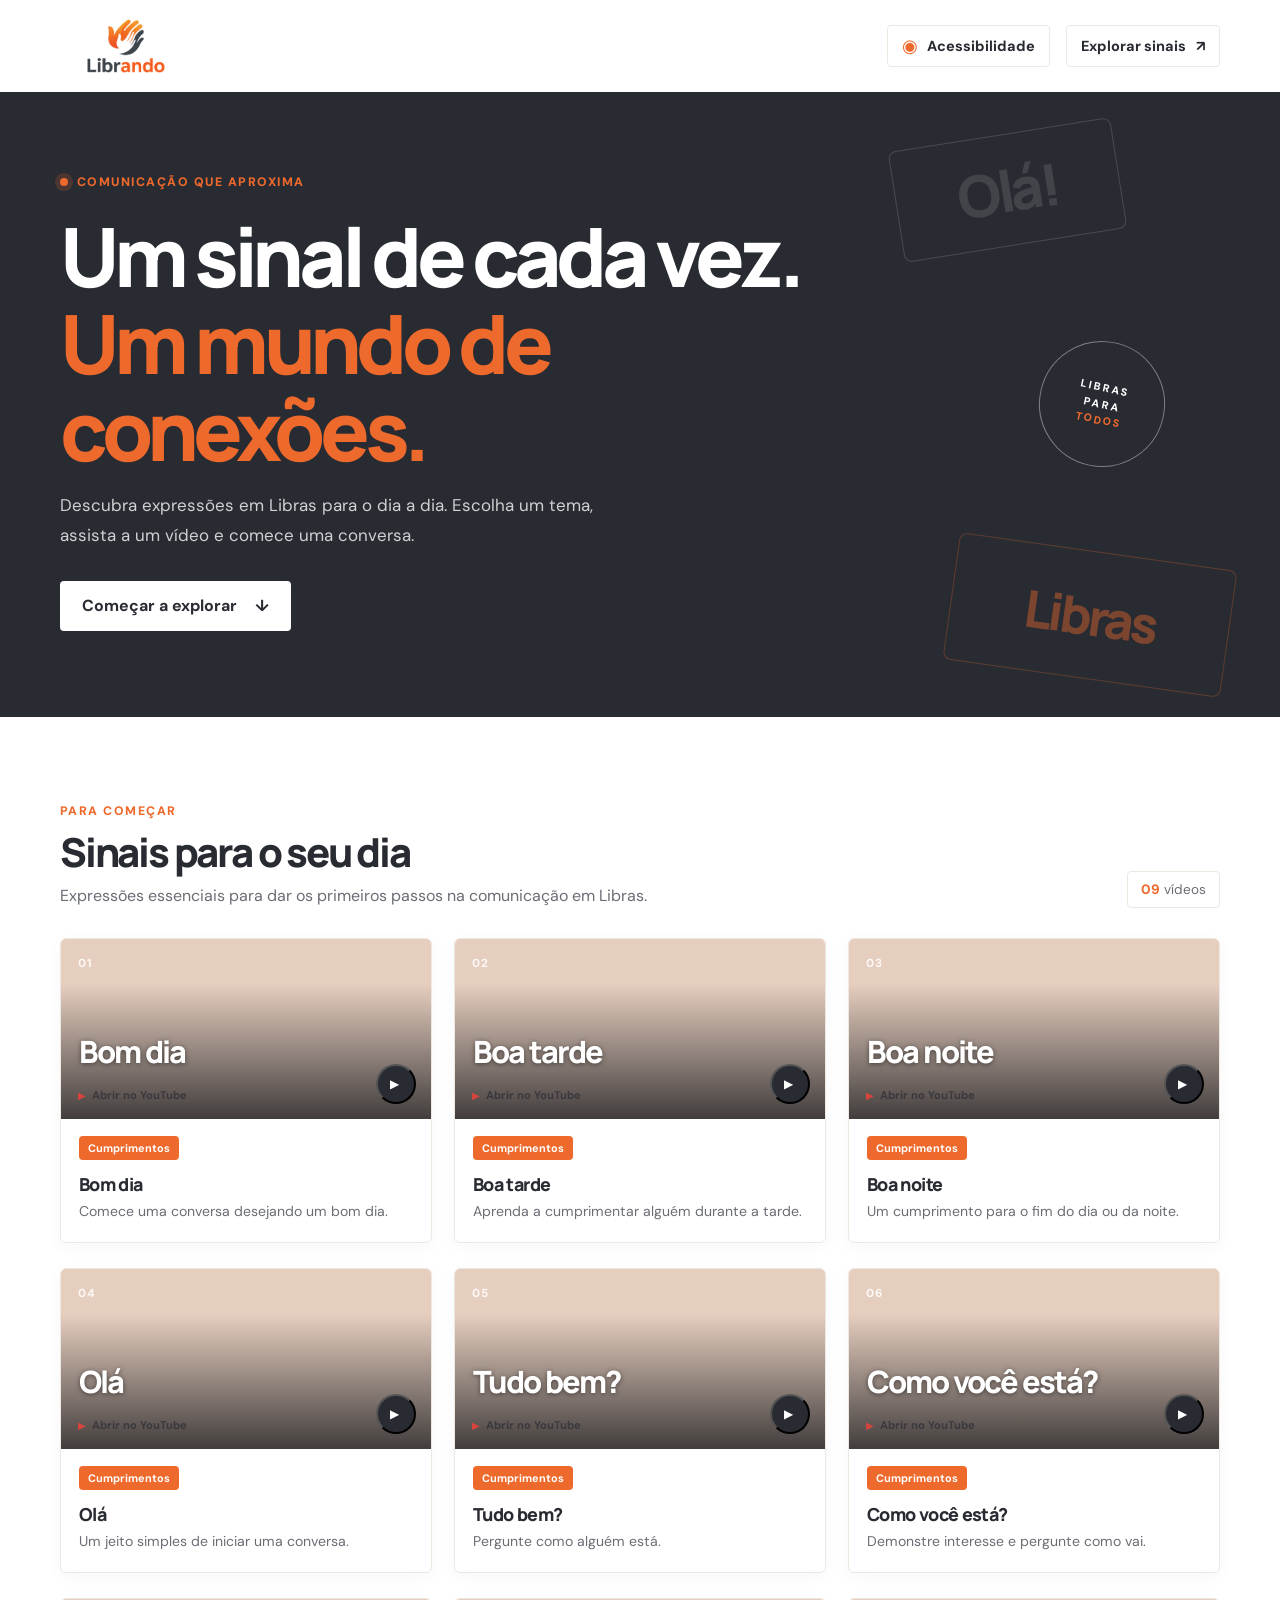
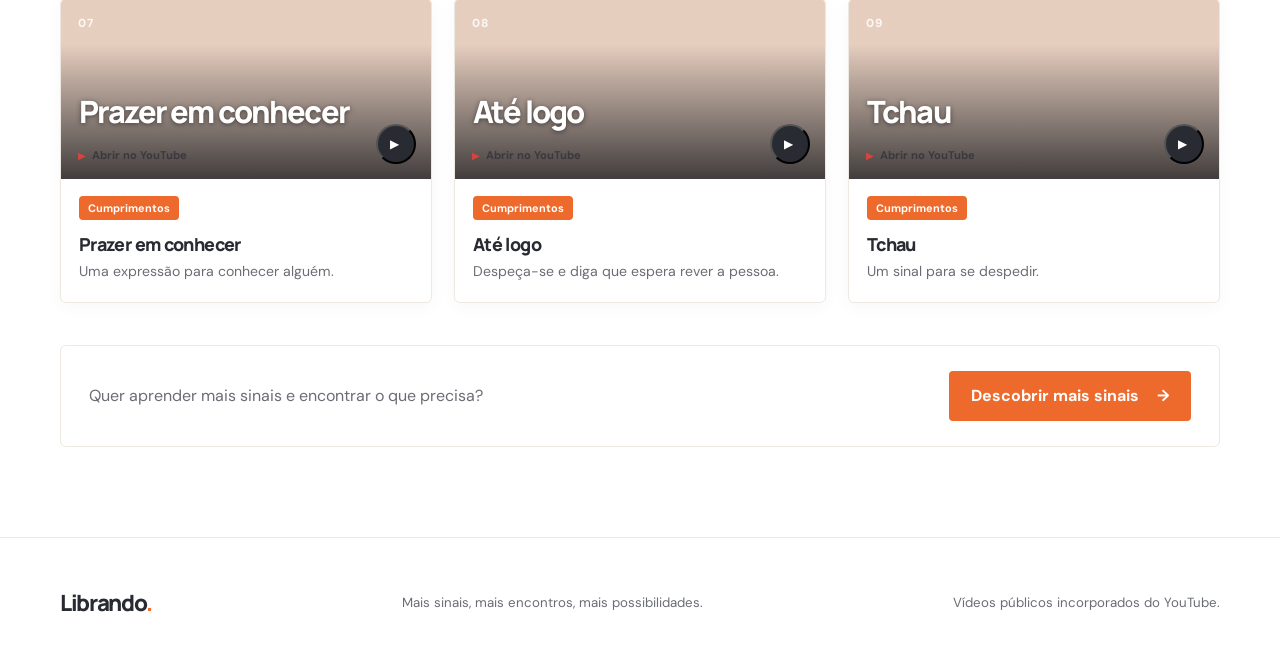
<file: index.html>
<!DOCTYPE html>
<html lang="pt-BR">
<head>
  <meta charset="UTF-8">
  <meta name="viewport" content="width=device-width, initial-scale=1">
  <meta name="description" content="Aprenda expressões em Libras com vídeos selecionados para situações do dia a dia.">
  <meta name="theme-color" content="#ffffff">
  <link rel="preconnect" href="https://fonts.googleapis.com">
  <link rel="preconnect" href="https://fonts.gstatic.com" crossorigin>
  <link href="https://fonts.googleapis.com/css2?family=DM+Sans:wght@400;500;600;700&family=Manrope:wght@500;600;700;800&display=swap" rel="stylesheet">
  <link rel="stylesheet" href="assets/css/librando.css?v=14">
  <script src="assets/js/accessibility.js?v=3" defer></script>
  <script src="assets/js/videos.js?v=5" defer></script>
  <title>Librando — um sinal de cada vez</title>
</head>
<body>
  <a class="skip-link" href="#conteudo">Pular para o conteúdo</a>
  <!-- Cabeçalho compartilhado com identidade, navegação e recursos de acessibilidade. -->
  <header class="site-header">
    <nav class="nav-wrap" aria-label="Navegação principal">
      <a class="brand" href="index.html" aria-label="Librando — página inicial">
        <img src="assets/images/librando-logo.png?v=2" alt="Librando">
      </a>
      <div class="nav-actions">
        <div class="accessibility-menu">
          <button class="accessibility-trigger" type="button" data-accessibility-toggle aria-expanded="false" aria-controls="accessibility-panel">
            <span aria-hidden="true">◉</span> Acessibilidade
          </button>
          <div class="accessibility-panel" id="accessibility-panel" role="group" aria-label="Opções de acessibilidade" hidden>
            <p class="accessibility-panel-title">Ajustes de leitura</p>
            <div class="font-controls" role="group" aria-label="Tamanho da fonte">
              <button class="font-button" type="button" data-font-action="decrease" aria-label="Diminuir tamanho da fonte" title="Diminuir fonte">A−</button>
              <output data-font-scale aria-live="polite">100%</output>
              <button class="font-button" type="button" data-font-action="increase" aria-label="Aumentar tamanho da fonte" title="Aumentar fonte">A+</button>
              <button class="font-button font-reset" type="button" data-font-action="reset" aria-label="Restaurar tamanho padrão da fonte" title="Restaurar fonte">Padrão</button>
            </div>
            <button class="theme-button" type="button" data-theme-toggle aria-label="Ativar modo escuro" aria-pressed="false">
              <span class="theme-icon" aria-hidden="true">◐</span>
              <span class="theme-label">Modo escuro</span>
            </button>
          </div>
          <span class="sr-only" data-accessibility-status aria-live="polite" aria-atomic="true"></span>
        </div>
        <a class="nav-link" href="pages/videos.html">Explorar sinais <span aria-hidden="true">↗</span></a>
      </div>
    </nav>
  </header>

  <!-- Apresentação da proposta e acesso rápido à primeira coleção de sinais. -->
  <main id="conteudo">
    <section class="hero">
      <div class="hero-inner">
        <span class="eyebrow"><span class="eyebrow-dot" aria-hidden="true"></span> Comunicação que aproxima</span>
        <h1>Um sinal de cada vez.<br><span>Um mundo de conexões.</span></h1>
        <p>Descubra expressões em Libras para o dia a dia. Escolha um tema, assista a um vídeo e comece uma conversa.</p>
        <a class="button button-light" href="#sinais">Começar a explorar <span aria-hidden="true">↓</span></a>
        <div class="hero-decoration hero-decoration-one" aria-hidden="true">Olá!</div>
        <div class="hero-decoration hero-decoration-two" aria-hidden="true">Libras</div>
      </div>
      <div class="hero-stamp" aria-hidden="true"><span>LIBRAS</span><span>PARA</span><span>TODOS</span></div>
    </section>

    <section class="section video-section" id="sinais" aria-labelledby="featured-title">
      <div class="section-heading">
        <div>
          <span class="section-kicker">Para começar</span>
          <h2 id="featured-title">Sinais para o seu dia</h2>
          <p>Expressões essenciais para dar os primeiros passos na comunicação em Libras.</p>
        </div>
        <span class="video-count"><strong class="video-count-desktop">09</strong><strong class="video-count-mobile">03</strong> vídeos</span>
      </div>
      <div class="video-grid" id="featured-videos" aria-live="polite"></div>
      <div class="section-cta">
        <p>Quer aprender mais sinais e encontrar o que precisa?</p>
        <a class="button button-primary" href="pages/videos.html">Descobrir mais sinais <span aria-hidden="true">→</span></a>
      </div>
    </section>
  </main>

  <!-- Rodapé enxuto, sem integrações ou contatos de terceiros. -->
  <footer class="site-footer">
    <a class="footer-brand" href="index.html">Librando<span>.</span></a>
    <p>Mais sinais, mais encontros, mais possibilidades.</p>
    <span class="footer-note">Vídeos públicos incorporados do YouTube.</span>
  </footer>
</body>
</html>
</file>
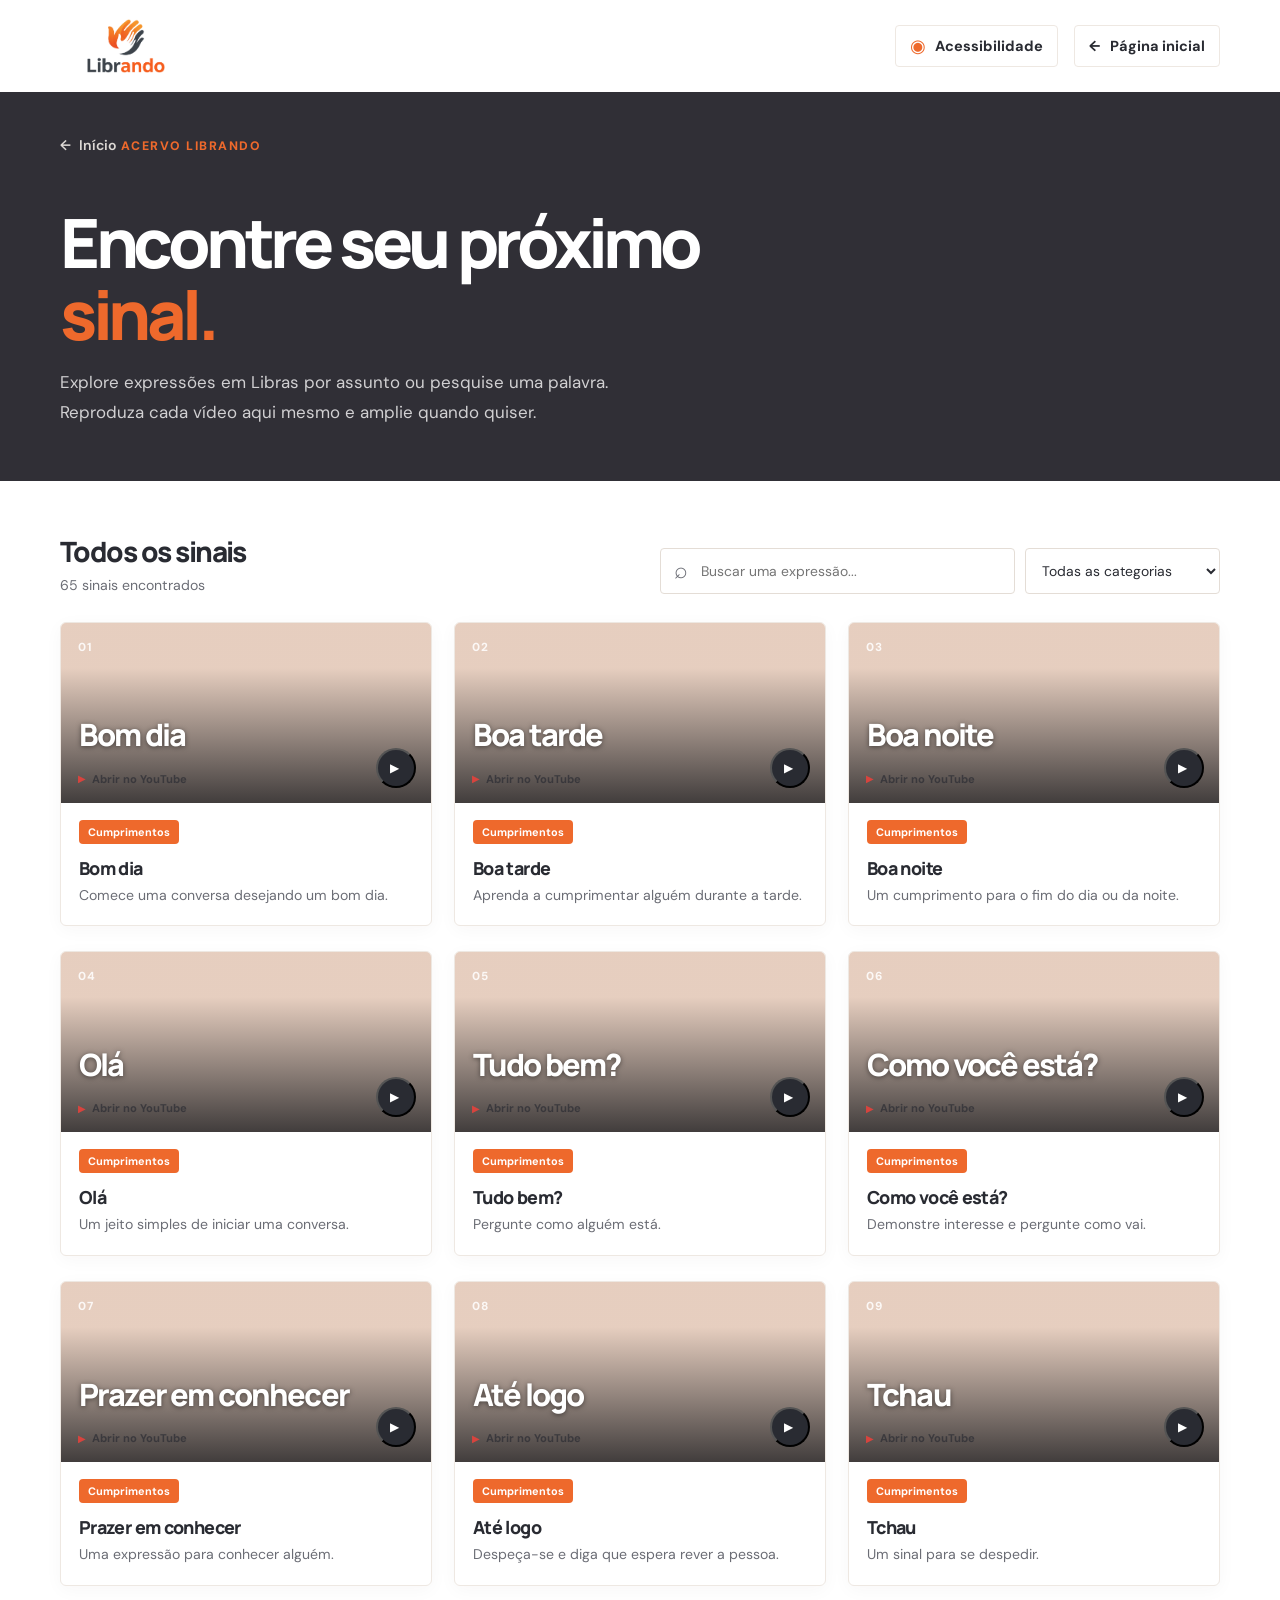
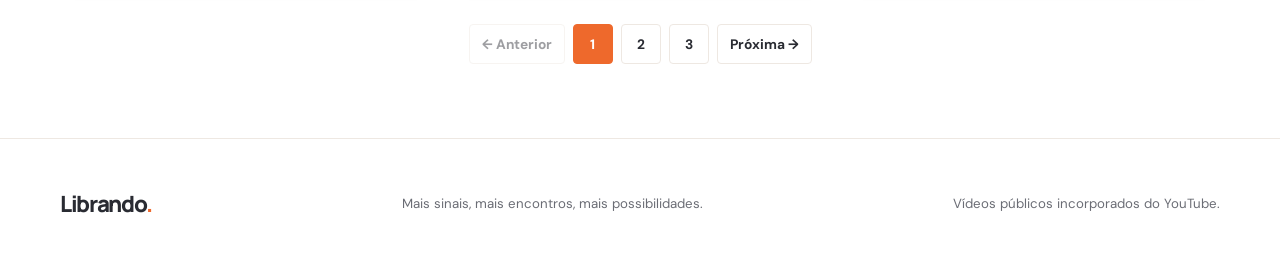
<file: pages/videos.html>
<!DOCTYPE html>
<html lang="pt-BR">
<head>
  <meta charset="UTF-8">
  <meta name="viewport" content="width=device-width, initial-scale=1">
  <meta name="description" content="Explore e reproduza vídeos de Libras por tema, com sinais para se comunicar no dia a dia.">
  <meta name="theme-color" content="#ffffff">
  <link rel="preconnect" href="https://fonts.googleapis.com">
  <link rel="preconnect" href="https://fonts.gstatic.com" crossorigin>
  <link href="https://fonts.googleapis.com/css2?family=DM+Sans:wght@400;500;600;700&family=Manrope:wght@500;600;700;800&display=swap" rel="stylesheet">
  <link rel="stylesheet" href="../assets/css/librando.css?v=14">
  <script src="../assets/js/accessibility.js?v=3" defer></script>
  <script src="../assets/js/videos.js?v=5" defer></script>
  <title>Explorar sinais — Librando</title>
</head>
<body>
  <a class="skip-link" href="#conteudo">Pular para o conteúdo</a>
  <!-- Cabeçalho mantém navegação e acessibilidade consistentes entre páginas. -->
  <header class="site-header">
    <nav class="nav-wrap" aria-label="Navegação principal">
      <a class="brand" href="../index.html" aria-label="Librando — página inicial">
        <img src="../assets/images/librando-logo.png?v=2" alt="Librando">
      </a>
      <div class="nav-actions">
        <div class="accessibility-menu">
          <button class="accessibility-trigger" type="button" data-accessibility-toggle aria-expanded="false" aria-controls="accessibility-panel">
            <span aria-hidden="true">◉</span> Acessibilidade
          </button>
          <div class="accessibility-panel" id="accessibility-panel" role="group" aria-label="Opções de acessibilidade" hidden>
            <p class="accessibility-panel-title">Ajustes de leitura</p>
            <div class="font-controls" role="group" aria-label="Tamanho da fonte">
              <button class="font-button" type="button" data-font-action="decrease" aria-label="Diminuir tamanho da fonte" title="Diminuir fonte">A−</button>
              <output data-font-scale aria-live="polite">100%</output>
              <button class="font-button" type="button" data-font-action="increase" aria-label="Aumentar tamanho da fonte" title="Aumentar fonte">A+</button>
              <button class="font-button font-reset" type="button" data-font-action="reset" aria-label="Restaurar tamanho padrão da fonte" title="Restaurar fonte">Padrão</button>
            </div>
            <button class="theme-button" type="button" data-theme-toggle aria-label="Ativar modo escuro" aria-pressed="false">
              <span class="theme-icon" aria-hidden="true">◐</span>
              <span class="theme-label">Modo escuro</span>
            </button>
          </div>
          <span class="sr-only" data-accessibility-status aria-live="polite" aria-atomic="true"></span>
        </div>
        <a class="nav-link" href="../index.html"><span aria-hidden="true">←</span> Página inicial</a>
      </div>
    </nav>
  </header>

  <!-- Catálogo de sinais pesquisável, categorizado e paginado. -->
  <main id="conteudo" class="catalog-page">
    <section class="catalog-intro">
      <a class="back-link" href="../index.html"><span aria-hidden="true">←</span> Início</a>
      <span class="section-kicker">Acervo Librando</span>
      <h1>Encontre seu próximo <span>sinal.</span></h1>
      <p>Explore expressões em Libras por assunto ou pesquise uma palavra. Reproduza cada vídeo aqui mesmo e amplie quando quiser.</p>
    </section>

    <section class="section catalog-section" aria-labelledby="catalog-title">
      <div class="catalog-toolbar">
        <div>
          <h2 id="catalog-title">Todos os sinais</h2>
          <p id="results-summary" class="results-summary" aria-live="polite"></p>
        </div>
        <div class="filters">
          <label class="search-field">
            <span class="sr-only">Buscar sinal</span>
            <span class="search-icon" aria-hidden="true">⌕</span>
            <input id="video-search" type="search" placeholder="Buscar uma expressão..." autocomplete="off">
          </label>
          <label class="select-field">
            <span class="sr-only">Filtrar por categoria</span>
            <select id="category-filter">
              <option value="all">Todas as categorias</option>
              <option value="cumprimentos">Cumprimentos</option>
              <option value="cortesia">Cortesia</option>
              <option value="conversa">Conversação</option>
              <option value="cotidiano">Cotidiano</option>
              <option value="emocoes">Emoções</option>
              <option value="tecnologia">Tecnologia</option>
              <option value="saude">Saúde</option>
              <option value="educacao">Educação</option>
              <option value="alimentacao">Alimentação</option>
              <option value="transporte">Transporte</option>
              <option value="trabalho">Trabalho</option>
            </select>
          </label>
        </div>
      </div>
      <div class="video-grid" id="all-videos" aria-live="polite"></div>
      <nav class="pagination" id="pagination" aria-label="Paginação dos vídeos"></nav>
      <p class="empty-state" id="empty-state" hidden>Nenhum sinal encontrado. Tente outra palavra ou categoria.</p>
    </section>
  </main>

  <!-- O mesmo rodapé leve usado na página inicial. -->
  <footer class="site-footer">
    <a class="footer-brand" href="../index.html">Librando<span>.</span></a>
    <p>Mais sinais, mais encontros, mais possibilidades.</p>
    <span class="footer-note">Vídeos públicos incorporados do YouTube.</span>
  </footer>
</body>
</html>
</file>
<file: assets/css/librando.css>
:root {
  color-scheme: light;
  --font-scale: 1;
  --ink: #292b32;
  --muted: #6b6d75;
  --paper: #ffffff;
  --surface: #ffffff;
  --line: #eee8e2;
  --input-surface: #ffffff;
  --orange: #ee692c;
  --orange-dark: var(--orange);
  --charcoal: #292b32;
  --hero-background: var(--charcoal);
  --shadow: 0 14px 40px rgba(44, 35, 29, .08);
  font-family: "DM Sans", sans-serif;
  font-size: calc(100% * var(--font-scale));
  font-synthesis: none;
  text-rendering: optimizeLegibility;
}

/* Centralized colors keep the light and dark themes consistent across pages. */
:root[data-theme="dark"] {
  color-scheme: dark;
  --ink: #f2eee9;
  --muted: #b9b4ad;
  --paper: #202329;
  --surface: #292d34;
  --line: #41464f;
  --input-surface: #292d34;
  --orange: #ee692c;
  --orange-dark: var(--orange);
  --charcoal: #292b32;
  --hero-background: var(--paper);
  --shadow: 0 14px 40px rgba(0, 0, 0, .25);
}

* {
  box-sizing: border-box;
}

html {
  scroll-behavior: smooth;
}

body {
  margin: 0;
  background: var(--paper);
  color: var(--ink);
}

button,
input,
select {
  font: inherit;
}

a {
  color: inherit;
}

/* Keyboard focus remains visible in both color themes. */
a:focus-visible,
button:focus-visible,
input:focus-visible,
select:focus-visible {
  outline: 3px solid var(--orange-dark);
  outline-offset: 3px;
}

/* Shared shell and accessible navigation controls. */
.skip-link {
  position: absolute;
  z-index: 10;
  top: 10px;
  left: 10px;
  padding: 10px 14px;
  transform: translateY(-150%);
  border-radius: 4px;
  background: var(--surface);
  color: var(--ink);
}

.skip-link:focus {
  transform: translateY(0);
}

.site-header {
  position: sticky;
  top: 0;
  z-index: 20;
  background: var(--paper);
}

.nav-wrap {
  display: flex;
  width: min(1160px, calc(100% - 48px));
  min-height: 92px;
  align-items: center;
  justify-content: space-between;
  gap: 22px;
  margin: 0 auto;
}

.brand {
  display: inline-flex;
  width: 8.25rem;
  height: 5.25rem;
  align-items: center;
  justify-content: center;
  flex: 0 0 auto;
  padding: .9375rem;
  background: var(--paper);
}

.brand img {
  display: block;
  width: 100%;
  height: 100%;
  object-fit: contain;
}

.nav-actions {
  display: inline-flex;
  align-items: center;
  gap: 8px;
}

.nav-actions {
  flex-wrap: wrap;
  justify-content: flex-end;
  gap: 16px;
}

.accessibility-menu {
  position: relative;
}

.accessibility-trigger {
  display: inline-flex;
  min-height: 42px;
  align-items: center;
  gap: 9px;
  padding: 0 14px;
  border: 1px solid var(--line);
  border-radius: 4px;
  background: var(--surface);
  color: var(--ink);
  cursor: pointer;
  font-size: .91rem;
  font-weight: 700;
}

.accessibility-trigger:hover,
.accessibility-trigger[aria-expanded="true"] {
  border-color: var(--orange);
}

.accessibility-trigger > span {
  color: var(--orange);
  font-size: 1.15rem;
}

.accessibility-panel {
  position: absolute;
  z-index: 5;
  top: calc(100% + 8px);
  right: 0;
  display: grid;
  width: min(280px, calc(100vw - 32px));
  gap: 12px;
  padding: 16px;
  border: 1px solid var(--line);
  border-radius: 4px;
  background: var(--surface);
  box-shadow: var(--shadow);
}

.accessibility-panel[hidden] {
  display: none;
}

.accessibility-panel-title {
  margin: 0;
  color: var(--muted);
  font-size: .78rem;
  font-weight: 700;
  letter-spacing: .06em;
  text-transform: uppercase;
}

.font-controls {
  display: flex;
  align-items: center;
  gap: 8px;
}

.font-button,
.theme-button {
  display: inline-flex;
  min-width: 38px;
  min-height: 38px;
  align-items: center;
  justify-content: center;
  gap: 8px;
  padding: 0 9px;
  border: 1px solid var(--line);
  border-radius: 3px;
  background: var(--paper);
  color: var(--ink);
  cursor: pointer;
  font-size: .85rem;
  font-weight: 700;
}

.font-button:hover,
.theme-button:hover {
  border-color: var(--orange);
}

.font-controls output {
  min-width: 42px;
  color: var(--muted);
  font-size: .82rem;
  text-align: center;
}

.font-controls .font-reset {
  margin-left: auto;
  font-size: .75rem;
}

.theme-button {
  width: 100%;
  justify-content: flex-start;
  padding: 0 10px;
}

.theme-icon {
  color: var(--orange-dark);
  font-size: 1.1rem;
}

.nav-link {
  display: inline-flex;
  min-height: 42px;
  align-items: center;
  gap: 10px;
  padding: 0 14px;
  border: 1px solid var(--line);
  border-radius: 4px;
  color: var(--ink);
  font-size: .91rem;
  font-weight: 700;
  text-decoration: none;
  transition: border-color .2s ease, color .2s ease, transform .2s ease;
}

.nav-link:hover {
  transform: translateY(-2px);
  border-color: var(--orange);
  color: var(--orange-dark);
}

/* Hero and content sections. */
.hero {
  position: relative;
  display: flex;
  min-height: 480px;
  align-items: center;
  overflow: hidden;
  background: var(--hero-background);
  color: #fff;
}

.hero-inner {
  position: relative;
  z-index: 1;
  width: min(1160px, calc(100% - 48px));
  margin: 0 auto;
  padding: 78px 0 86px;
}

.eyebrow,
.section-kicker {
  display: inline-flex;
  align-items: center;
  gap: 9px;
  color: var(--orange);
  font-size: .77rem;
  font-weight: 800;
  letter-spacing: .12em;
  text-transform: uppercase;
}

.eyebrow {
  color: var(--orange);
}

.eyebrow-dot {
  width: 8px;
  height: 8px;
  border-radius: 50%;
  background: var(--orange);
  box-shadow: 0 0 0 5px rgba(238, 105, 44, .18);
}

.hero h1,
.catalog-intro h1 {
  max-width: 750px;
  margin: 22px 0 18px;
  font-family: Manrope, sans-serif;
  font-size: clamp(2.65rem, 6.4vw, 5.15rem);
  font-weight: 800;
  letter-spacing: -.065em;
  line-height: 1.06;
}

.hero h1 span {
  color: var(--orange);
}

.hero-inner > p,
.catalog-intro > p {
  max-width: 550px;
  margin: 0;
  color: #d1d0d2;
  font-size: 1.06rem;
  line-height: 1.75;
}

.button {
  display: inline-flex;
  min-height: 50px;
  align-items: center;
  justify-content: center;
  gap: 18px;
  padding: 0 22px;
  border: 0;
  border-radius: 4px;
  font-weight: 700;
  text-decoration: none;
  transition: transform .2s ease, background-color .2s ease, box-shadow .2s ease;
}

.button:hover {
  transform: translateY(-2px);
}

.button-light {
  margin-top: 30px;
  background: #fff;
  color: #292b32;
}

.button-light:hover {
  box-shadow: 0 8px 22px rgba(255, 255, 255, .14);
}

.button-primary {
  background: var(--orange);
  color: #fff;
}

.button-primary:hover {
  background: var(--orange-dark);
  box-shadow: 0 8px 20px rgba(238, 105, 44, .2);
}

.hero-decoration {
  position: absolute;
  display: grid;
  place-items: center;
  border: 1px solid rgba(255, 255, 255, .15);
  border-radius: 8px;
  color: rgba(255, 255, 255, .12);
  font-family: Manrope, sans-serif;
  font-weight: 800;
  letter-spacing: -.07em;
  transform: rotate(-9deg);
  user-select: none;
}

.hero-decoration-one {
  top: 42px;
  right: 100px;
  width: 225px;
  height: 112px;
  font-size: 3.6rem;
}

.hero-decoration-two {
  right: -10px;
  bottom: 38px;
  width: 280px;
  height: 128px;
  border-color: rgba(238, 105, 44, .28);
  color: rgba(238, 105, 44, .42);
  font-size: 3.2rem;
  transform: rotate(8deg);
}

.hero-stamp {
  position: absolute;
  top: 50%;
  right: max(9%, calc((100% - 1160px) / 2));
  display: grid;
  width: 126px;
  height: 126px;
  align-content: center;
  justify-items: center;
  border: 1px solid rgba(255, 255, 255, .4);
  border-radius: 50%;
  color: white;
  font-size: .67rem;
  font-weight: 800;
  letter-spacing: .19em;
  line-height: 1.55;
  transform: translateY(-50%) rotate(12deg);
}

.hero-stamp span:last-child {
  color: var(--orange);
}

.section {
  width: min(1160px, calc(100% - 48px));
  margin: 0 auto;
}

.video-section {
  padding-top: 82px;
  padding-bottom: 90px;
}

.section-heading {
  display: flex;
  align-items: end;
  justify-content: space-between;
  gap: 24px;
  margin-bottom: 30px;
}

.section-heading h2,
.catalog-toolbar h2 {
  margin: 9px 0 8px;
  font-family: Manrope, sans-serif;
  font-size: clamp(1.8rem, 4vw, 2.5rem);
  font-weight: 800;
  letter-spacing: -.055em;
  line-height: 1.15;
}

.section-heading p,
.section-cta p {
  margin: 0;
  color: var(--muted);
  line-height: 1.6;
}

.video-count {
  flex: 0 0 auto;
  padding: 9px 13px;
  border: 1px solid var(--line);
  border-radius: 4px;
  color: var(--muted);
  font-size: .85rem;
}

.video-count-mobile {
  display: none;
}

.video-count strong {
  color: var(--orange-dark);
}

.video-grid {
  display: grid;
  grid-template-columns: repeat(3, minmax(0, 1fr));
  gap: 25px 22px;
}

/* Video cards use restrained corners; the round play control remains a visual cue. */
.video-card {
  min-width: 0;
  overflow: hidden;
  border: 1px solid var(--line);
  border-radius: 6px;
  background: var(--surface);
  box-shadow: 0 4px 18px rgba(44, 35, 29, .035);
  transition: transform .22s ease, box-shadow .22s ease;
}

.video-card:hover {
  transform: translateY(-4px);
  box-shadow: var(--shadow);
}

.video-modal-open {
  overflow: hidden;
}

.video-modal-backdrop {
  position: fixed;
  z-index: 21;
  inset: 0;
  background: rgba(0, 0, 0, .78);
}

.video-modal-backdrop[hidden] {
  display: none;
}

.video-card--expanded,
.video-card--expanded:hover {
  position: fixed;
  z-index: 22;
  top: 50%;
  left: 50%;
  width: min(960px, calc(100vw - 32px));
  max-height: calc(100vh - 32px);
  overflow-y: auto;
  transform: translate(-50%, -50%);
  box-shadow: 0 18px 70px rgba(0, 0, 0, .4);
}

.video-cover {
  position: relative;
  display: flex;
  width: 100%;
  min-height: 180px;
  align-items: center;
  justify-content: center;
  overflow: hidden;
  padding: 30px;
  isolation: isolate;
  border: 0;
  color: var(--ink);
  cursor: default;
  font: inherit;
  text-align: center;
}

.video-cover[hidden] {
  display: none;
}

.video-cover::before {
  position: absolute;
  z-index: 1;
  inset: 0;
  background: linear-gradient(180deg, rgba(12, 14, 18, .1) 25%, rgba(12, 14, 18, .78) 100%);
  content: "";
}

.video-poster {
  position: absolute;
  z-index: 0;
  inset: 0;
  width: 100%;
  height: 100%;
  object-fit: cover;
}

.cover-number,
.cover-word,
.play-button,
.youtube-label {
  z-index: 3;
}

.cover-cumprimentos { background: #ffe4d3; }
.cover-cortesia { background: #f7e7d9; }
.cover-conversa { background: #e6e9f8; }
.cover-cotidiano { background: #e4eee3; }
.cover-emocoes { background: #f5e4eb; }
.cover-tecnologia { background: #e2edf5; }
.cover-saude { background: #e3f0ee; }
.cover-educacao { background: #f1eafa; }
.cover-alimentacao { background: #f8edda; }
.cover-transporte { background: #e6eaf0; }
.cover-trabalho { background: #e9e8e3; }

.cover-number {
  position: absolute;
  top: 16px;
  left: 17px;
  color: rgba(255, 255, 255, .85);
  font-size: .73rem;
  font-weight: 800;
  letter-spacing: .1em;
}

.cover-word {
  position: absolute;
  right: 18px;
  bottom: 51px;
  left: 18px;
  max-width: none;
  color: #fff;
  font-family: Manrope, sans-serif;
  font-size: clamp(1.45rem, 2.4vw, 2.05rem);
  font-weight: 800;
  letter-spacing: -.06em;
  line-height: 1.08;
  text-align: left;
  text-shadow: 0 1px 5px rgba(0, 0, 0, .5);
  pointer-events: none;
}

.video-preview-expand {
  position: absolute;
  z-index: 2;
  inset: 0;
  display: flex;
  width: 100%;
  align-items: flex-start;
  justify-content: flex-end;
  padding: 12px;
  border: 0;
  background: transparent;
  color: #fff;
  cursor: zoom-in;
  font: inherit;
  text-align: left;
}

.video-preview-expand span {
  padding: 7px 9px;
  border: 1px solid rgba(255, 255, 255, .65);
  border-radius: 3px;
  background: rgba(20, 22, 26, .76);
  font-size: .72rem;
  font-weight: 700;
  opacity: 0;
  transition: opacity .2s ease;
}

.video-cover:hover .video-preview-expand span,
.video-preview-expand:focus-visible span {
  opacity: 1;
}

.play-button {
  position: absolute;
  right: 15px;
  bottom: 15px;
  display: grid;
  width: 40px;
  height: 40px;
  place-items: center;
  padding-left: 3px;
  border-radius: 50%;
  background: var(--charcoal);
  color: white;
  cursor: pointer;
  font-size: .78rem;
  transition: background-color .2s ease, transform .2s ease;
}

.play-button {
  z-index: 4;
}

.video-cover:hover .play-button {
  transform: scale(1.08);
  background: var(--orange-dark);
}

.youtube-label {
  position: absolute;
  bottom: 17px;
  left: 17px;
  display: inline-flex;
  align-items: center;
  gap: 6px;
  color: rgba(41, 43, 50, .68);
  font-size: .7rem;
  font-weight: 700;
}

.youtube-label {
  z-index: 4;
}

.youtube-label a {
  display: inline-flex;
  align-items: center;
  gap: 6px;
  color: inherit;
  text-decoration: none;
}

.youtube-label a:hover {
  text-decoration: underline;
}

.youtube-label span {
  color: #d7443e;
  font-size: .65rem;
}

.video-player[hidden] {
  display: none;
}

.video-player-frame {
  position: relative;
  width: 100%;
  aspect-ratio: 16 / 9;
  min-height: 200px;
  overflow: hidden;
  background: #000;
}

.video-player-frame iframe {
  display: block;
  width: 100%;
  height: 100%;
  min-height: 200px;
  border: 0;
}

.video-frame-expand {
  position: absolute;
  z-index: 2;
  top: 10px;
  right: 10px;
  display: grid;
  width: 38px;
  height: 38px;
  place-items: center;
  border: 1px solid rgba(255, 255, 255, .65);
  border-radius: 3px;
  background: rgba(20, 22, 26, .78);
  color: #fff;
  cursor: zoom-in;
  font-size: 1.15rem;
}

.video-frame-expand:hover {
  background: var(--orange);
}

.video-player-controls {
  display: flex;
  flex-wrap: wrap;
  align-items: center;
  justify-content: flex-end;
  gap: 8px;
  padding: 10px 12px;
  border-top: 1px solid var(--line);
}

.video-source-link,
.video-expand-button,
.video-stop-button {
  display: inline-flex;
  min-height: 36px;
  align-items: center;
  justify-content: center;
  padding: 0 10px;
  border: 1px solid var(--line);
  border-radius: 3px;
  background: var(--surface);
  color: var(--ink);
  cursor: pointer;
  font: inherit;
  font-size: .78rem;
  font-weight: 700;
  text-decoration: none;
}

.video-source-link {
  margin-right: auto;
}

.video-source-link:hover,
.video-expand-button:hover,
.video-stop-button:hover {
  border-color: var(--orange);
}

.video-info {
  padding: 17px 18px 19px;
}

.category-tag {
  display: inline-block;
  padding: 5px 9px;
  border-radius: 4px;
  font-size: .68rem;
  font-weight: 700;
}

.tag-cumprimentos { background: var(--orange); color: #fff; }
.tag-cortesia { background: #f8eee4; color: #875628; }
.tag-conversa { background: #eef0ff; color: #4c5299; }
.tag-cotidiano { background: #edf5eb; color: #3d693b; }
.tag-emocoes { background: #f9edf2; color: #944965; }
.tag-tecnologia { background: #eaf2f8; color: #315d7b; }
.tag-saude { background: #eaf4f1; color: #356b5d; }
.tag-educacao { background: #f1ebf8; color: #684b88; }
.tag-alimentacao { background: #f8f0e2; color: #82622e; }
.tag-transporte { background: #eceff4; color: #4b5d78; }
.tag-trabalho { background: #efeee9; color: #5e5a4e; }

.video-info h3 {
  margin: 12px 0 5px;
  font-family: Manrope, sans-serif;
  font-size: 1.12rem;
  font-weight: 800;
  letter-spacing: -.035em;
}

.video-info p {
  margin: 0;
  color: var(--muted);
  font-size: .88rem;
  line-height: 1.55;
}

.section-cta {
  display: flex;
  align-items: center;
  justify-content: space-between;
  gap: 20px;
  margin-top: 42px;
  padding: 25px 28px;
  border: 1px solid var(--line);
  border-radius: 6px;
  background: var(--surface);
}

.section-cta .button {
  flex: 0 0 auto;
}

.site-footer {
  display: flex;
  min-height: 130px;
  align-items: center;
  justify-content: space-between;
  gap: 18px;
  padding: 28px max(24px, calc((100% - 1160px) / 2));
  border-top: 1px solid var(--line);
  background: var(--surface);
}

.footer-brand {
  font-family: Manrope, sans-serif;
  font-size: 1.4rem;
  font-weight: 800;
  letter-spacing: -.06em;
  text-decoration: none;
}

.footer-brand span {
  color: var(--orange);
}

.site-footer p,
.footer-note {
  margin: 0;
  color: var(--muted);
  font-size: .83rem;
}

.catalog-page {
  min-height: calc(100vh - 222px);
}

.catalog-intro {
  padding: 42px max(24px, calc((100% - 1160px) / 2)) 54px;
  background: #302f36;
  color: #fff;
}

.back-link {
  display: inline-flex;
  align-items: center;
  gap: 8px;
  margin-bottom: 36px;
  color: #ddd9d5;
  font-size: .88rem;
  font-weight: 600;
  text-decoration: none;
}

.back-link:hover {
  color: var(--orange);
}

.catalog-intro h1 {
  max-width: 800px;
  margin-top: 16px;
  font-size: clamp(2.5rem, 5.4vw, 4.25rem);
}

.catalog-intro h1 span {
  color: var(--orange);
}

.catalog-section {
  padding-top: 54px;
  padding-bottom: 74px;
}

.catalog-toolbar {
  display: flex;
  align-items: end;
  justify-content: space-between;
  gap: 25px;
  margin-bottom: 28px;
}

/* Search and category controls share the same compact form treatment. */
.catalog-toolbar h2 {
  margin-top: 0;
  font-size: 1.75rem;
}

.results-summary {
  margin: 0;
  color: var(--muted);
  font-size: .88rem;
}

.filters {
  display: flex;
  flex: 0 1 560px;
  justify-content: flex-end;
  gap: 10px;
}

.search-field,
.select-field {
  position: relative;
  display: flex;
  min-height: 46px;
  align-items: center;
}

.search-field {
  flex: 1 1 260px;
}

.search-field input,
.select-field select {
  width: 100%;
  height: 46px;
  border: 1px solid #e4ddd6;
  border-radius: 4px;
  background: var(--input-surface);
  color: var(--ink);
  font-size: .87rem;
}

.search-field input {
  padding: 0 14px 0 40px;
}

.search-icon {
  position: absolute;
  left: 14px;
  z-index: 1;
  color: var(--muted);
  font-size: 1.45rem;
  line-height: 1;
}

.select-field {
  flex: 0 0 195px;
}

.select-field select {
  padding: 0 30px 0 12px;
}

.pagination {
  display: flex;
  flex-wrap: nowrap;
  align-items: center;
  justify-content: center;
  gap: 8px;
  margin-top: 38px;
  max-width: 100%;
}

.page-button {
  min-width: 40px;
  min-height: 40px;
  padding: 0 12px;
  border: 1px solid var(--line);
  border-radius: 4px;
  background: var(--surface);
  color: var(--ink);
  cursor: pointer;
  font-size: .86rem;
  font-weight: 700;
}

@media (max-width: 480px) {
  .pagination {
    gap: 5px;
    margin-top: 28px;
  }

  .page-button {
    min-width: 36px;
    min-height: 38px;
    padding: 0 8px;
    font-size: .8rem;
  }
}

.page-button:hover:not(:disabled),
.page-button[aria-current="page"] {
  border-color: var(--orange);
  background: var(--orange);
  color: #fff;
}

.page-button:disabled {
  cursor: not-allowed;
  opacity: .45;
}

.empty-state {
  padding: 38px 12px;
  color: var(--muted);
  text-align: center;
}

.sr-only {
  position: absolute;
  width: 1px;
  height: 1px;
  overflow: hidden;
  clip: rect(0, 0, 0, 0);
  white-space: nowrap;
  clip-path: inset(50%);
}

/* Responsive breakpoints preserve the catalog hierarchy on small screens. */
@media (max-width: 800px) {
  .nav-wrap {
    min-height: 0;
    flex-direction: column;
    justify-content: center;
    gap: 12px;
    padding: 12px 0 16px;
  }

  .nav-actions {
    width: 100%;
    justify-content: center;
    gap: 12px;
  }

  .hero-stamp {
    right: 6%;
    width: 102px;
    height: 102px;
  }

  .hero-decoration-one {
    right: 55px;
  }

  .video-grid {
    grid-template-columns: repeat(2, minmax(0, 1fr));
    gap: 20px;
  }

  .catalog-toolbar {
    align-items: stretch;
    flex-direction: column;
  }

  .filters {
    flex: initial;
    justify-content: stretch;
  }
}

@media (max-width: 560px) {
  .nav-wrap {
    width: calc(100% - 32px);
  }

  .video-section .video-card:nth-child(n + 4) {
    display: none;
  }

  .brand {
    width: 7rem;
    height: 4.625rem;
  }

  .nav-link {
    min-height: 40px;
    gap: 6px;
    padding: 0 9px;
    font-size: .76rem;
  }

  .nav-actions {
    flex-wrap: wrap;
    align-items: center;
    justify-content: center;
    gap: 10px;
  }

  .accessibility-panel {
    right: auto;
    left: 50%;
    width: min(280px, calc(100vw - 24px));
    transform: translateX(-50%);
  }

  .hero {
    min-height: 420px;
  }

  .hero-inner,
  .section {
    width: calc(100% - 36px);
  }

  .hero-inner {
    padding: 70px 0;
  }

  .hero h1 {
    max-width: 480px;
    font-size: clamp(2.45rem, 12vw, 3.7rem);
  }

  .hero-inner > p,
  .catalog-intro > p {
    font-size: .96rem;
  }

  .hero-stamp {
    top: auto;
    right: 20px;
    bottom: 18px;
    width: 78px;
    height: 78px;
    font-size: .55rem;
    opacity: .72;
    transform: rotate(12deg);
  }

  .hero-decoration-one {
    top: 12px;
    right: -46px;
    width: 160px;
    height: 82px;
    font-size: 2.5rem;
  }

  .hero-decoration-two {
    right: -80px;
    bottom: 15px;
  }

  .video-section {
    padding-top: 60px;
    padding-bottom: 60px;
  }

  .section-heading {
    align-items: flex-start;
  }

  .section-heading h2 {
    font-size: 1.85rem;
  }

  .video-count {
    margin-top: 20px;
    padding: 7px 9px;
    font-size: .74rem;
  }

  .video-count-desktop {
    display: none;
  }

  .video-count-mobile {
    display: inline;
  }

  .video-grid {
    grid-template-columns: 1fr;
    gap: 16px;
  }

  .video-cover {
    min-height: 165px;
  }

  .section-cta {
    align-items: flex-start;
    flex-direction: column;
    margin-top: 28px;
    padding: 22px;
  }

  .site-footer {
    align-items: flex-start;
    flex-direction: column;
    gap: 9px;
    padding: 26px 20px;
  }

  .catalog-intro {
    padding: 28px 20px 38px;
  }

  .back-link {
    margin-bottom: 28px;
  }

  .catalog-intro h1 {
    font-size: clamp(2.5rem, 12vw, 3.5rem);
  }

  .catalog-section {
    width: calc(100% - 36px);
    padding-top: 40px;
    padding-bottom: 54px;
  }

  .filters {
    flex-direction: column;
  }

  .search-field,
  .select-field {
    flex-basis: auto;
  }
}

@media (prefers-reduced-motion: reduce) {
  *,
  *::before,
  *::after {
    scroll-behavior: auto !important;
    transition-duration: .01ms !important;
  }
}
</file>
